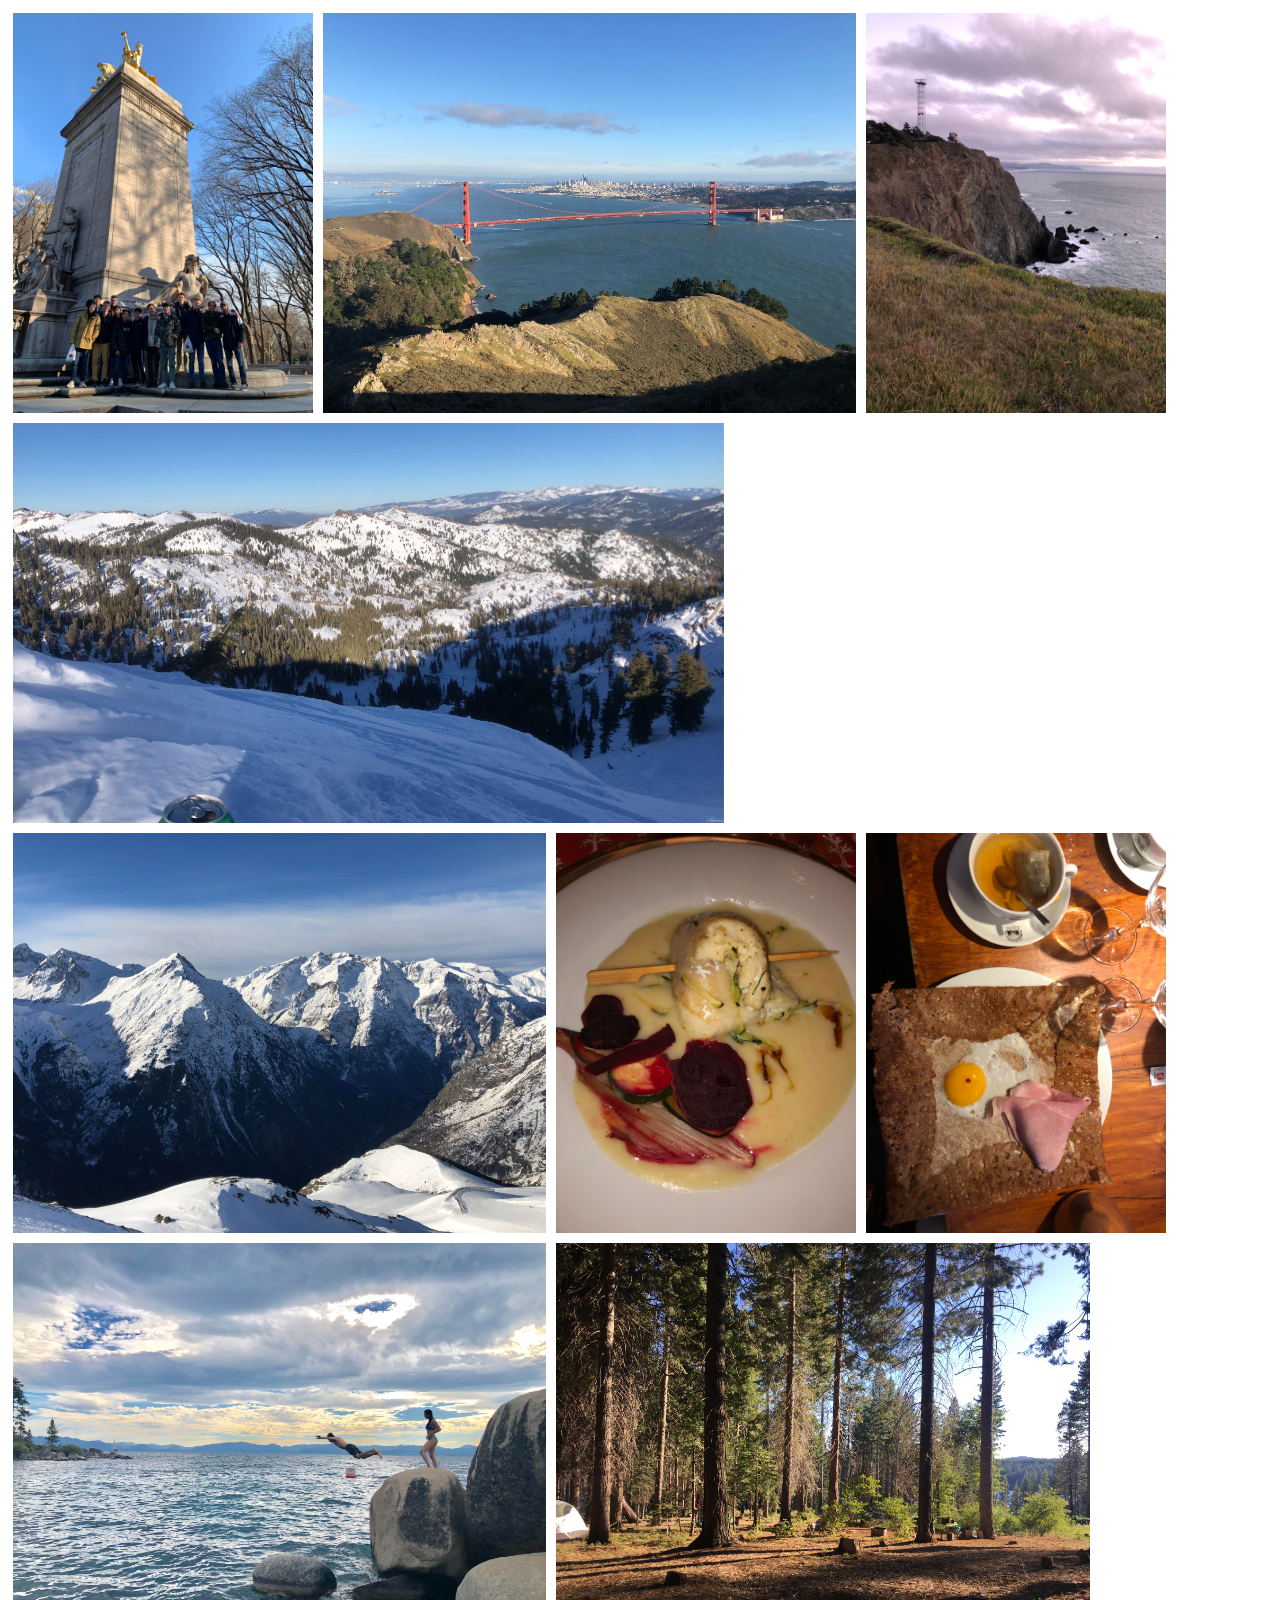
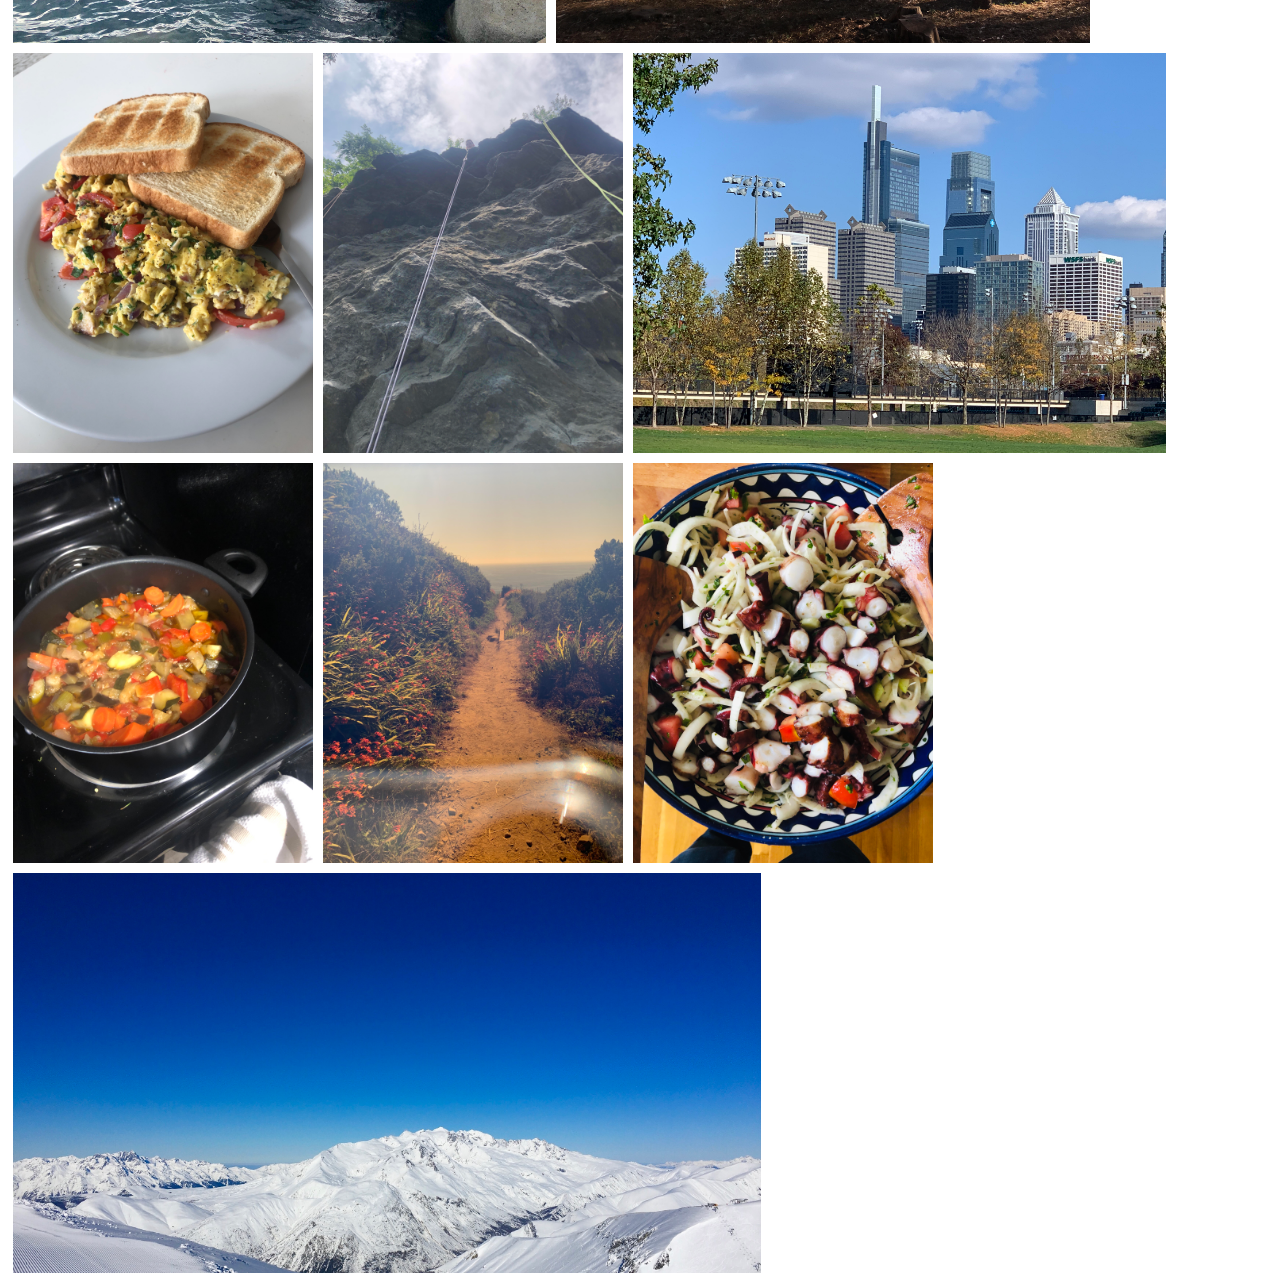
<file: portfolio/src/main/webapp/gallery.html>
<!DOCTYPE html>
<html>
    <head>
        <meta charset="UTF-8">
        <title> Gallery of My Favorite Photos</title>
        <link rel="stylesheet" href="style.css">
    </head>
    <body>
      <div class="gallery-images">
        <img src="gallery/gallery-1.jpg" alt="'Friends in NYC"/>
        <img src="gallery/gallery-2.jpg" alt="Golden Gate Bridge"/>
        <img src="gallery/gallery-3.jpg" alt="Marin Headlands"/>
        <img src="gallery/gallery-4.jpg" alt="Tahoe Ski"/>
        <img src="gallery/gallery-5.jpg" alt="Alps"/>
        <img src="gallery/gallery-6.jpg" alt="Fish meal"/>
        <img src="gallery/gallery-7.jpg" alt="Crepes"/>
        <img src="gallery/gallery-8.jpg" alt="Tahoe Swimming"/>
        <img src="gallery/gallery-9.jpg" alt="Redwoods camping"/>
        <img src="gallery/gallery-10.jpg" alt="Eggs and Toast"/>
        <img src="gallery/gallery-11.jpg" alt="Rock Climbing"/>
        <img src="gallery/gallery-12.jpg" alt="Pic of Philly"/>
        <img src="gallery/gallery-13.jpg" alt="Ratatouille"/>
        <img src="gallery/gallery-14.jpg" alt="Costal Walk"/>
        <img src="gallery/gallery-15.jpg" alt="Octopus Salad"/>
        <img src="gallery/gallery-16.jpg" alt="Sky and Mountains"/>
        </div>
    </body>
</html>
</file>
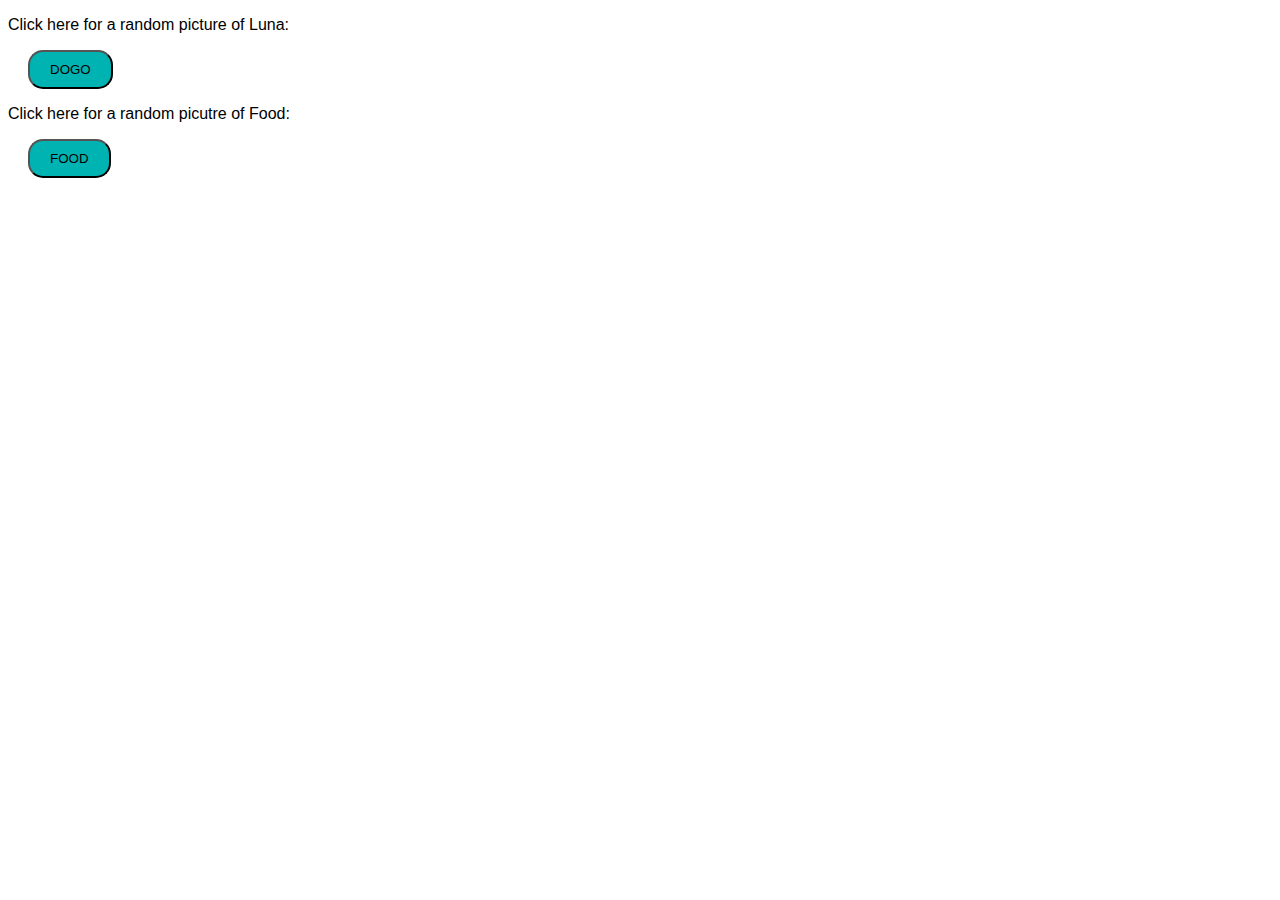
<file: portfolio/src/main/webapp/random-pair.html>
<!DOCTYPE html>
<html>
    <head>
        <meta charset="UTF-8">
        <title> Randoms of Luna and food </title>
        <link = rel="stylesheet" href="style.css">
        <script src="script.js"></script>
    </head>
    <body>
        <div class="content">
            <p>Click here for a random picture of Luna:</p>
            <button onclick="randomLuna()">DOGO</button>
            <div id="random-luna-holder"></div>

            <p>Click here for a random picutre of Food:</p>
            <button onclick="randomFood()">FOOD</button>
            <div id="random-food-holder"></div>
        </div>
    </body>
</html>
</file>
<file: portfolio/src/main/webapp/style.css>
* {
  font-family: 'Franklin Gothic Medium', Arial, sans-serif
}

#start {
  margin-left: 0;
  margin-right: 0;
  background-size: cover;
  background-image: linear-gradient(rgba(0, 0, 0, 0.7), rgba(0,0,0,0.7)), url(gallery/gallery-16.jpg);
  background-position: center;
  color: white;
}

.links ul {
  text-align: center;
  list-style-type: none;
  margin-top: 20px;
}

.links ul li {
  display: inline-block;
  font-size: 25px;
}

.links ul li a {
  text-decoration: none;
  color: white;
  border: 1px solidtransparent;
  transition: 0.5s ease;
  padding: 10px 20px;
  margin-left: 20px;
  margin-right: 20px;
}

.links ul li a:hover {
  background-color: white;
  color: black;
}

.photos {
  margin-left: auto;
  margin-right: auto;
  font-size: 17px;
  align-items: center;
  justify-content: center;
  text-align: center;
  background-size: cover;
  background-image: url(gallery/gallery-16.jpg);
  background-position: center;
  color: white;
}

.photos a {
  text-decoration: none;
  background-color: #00b3b3;
  color: black;
  border: 1px solid 5px;
  transition: 0.5s ease;
  padding: 10px 20px;
  margin-left: 20px;
  margin-right: 20px;
  border-radius: 15px;
}

.photos a:hover {
  background-color: black;
  color: #00b3b3;
}

.photos ul li {
  list-style-type: none;
}

.photos ul li span {
  color: black;
  background-color: #70baff;
}

.row {
  display: flex;
  align-items: center;
  justify-content: center;
}
.column {
  padding: 5px;
}

.column img {
  margin: 5px;
  max-height: 400px;
  justify-content: space-between;
  position: center;
}

.photos span {
  color: black;
  background-color: #70baff;
}

#comment {
  margin-left: auto;
  margin-right: auto;
  background-color: beige;
  color: black;
}

#greeting-container {
  margin-top: 20px;
}

.galphoto a {
  color: black;
  background-color: #008ae6;
  max-height: 50px;
  max-width: 200px;
}

.galphoto a:hover {
  background-color: black;
  color: #008ae6;
}

.gallery-images {
  display: flex;
  flex-wrap: wrap;
  justify-content: left;
}

.gallery-images img {
  margin: 5px;
  max-height: 400px;
  max-width: 400;
}

.gallery-images img:hover {
  border: thick solid darkblue;
}

.content button {
  text-decoration: none;
  background-color: #00b3b3;
  color: black;
  border: 1px solid 5px;
  transition: 0.5s ease;
  padding: 10px 20px;
  margin-left: 20px;
  margin-right: 20px;
  border-radius: 15px;
}

.content button:hover {
  background-color: black;
  color: #00b3b3;
}

.login{
  justify-content: center;
  text-align: center;
}
</file>
